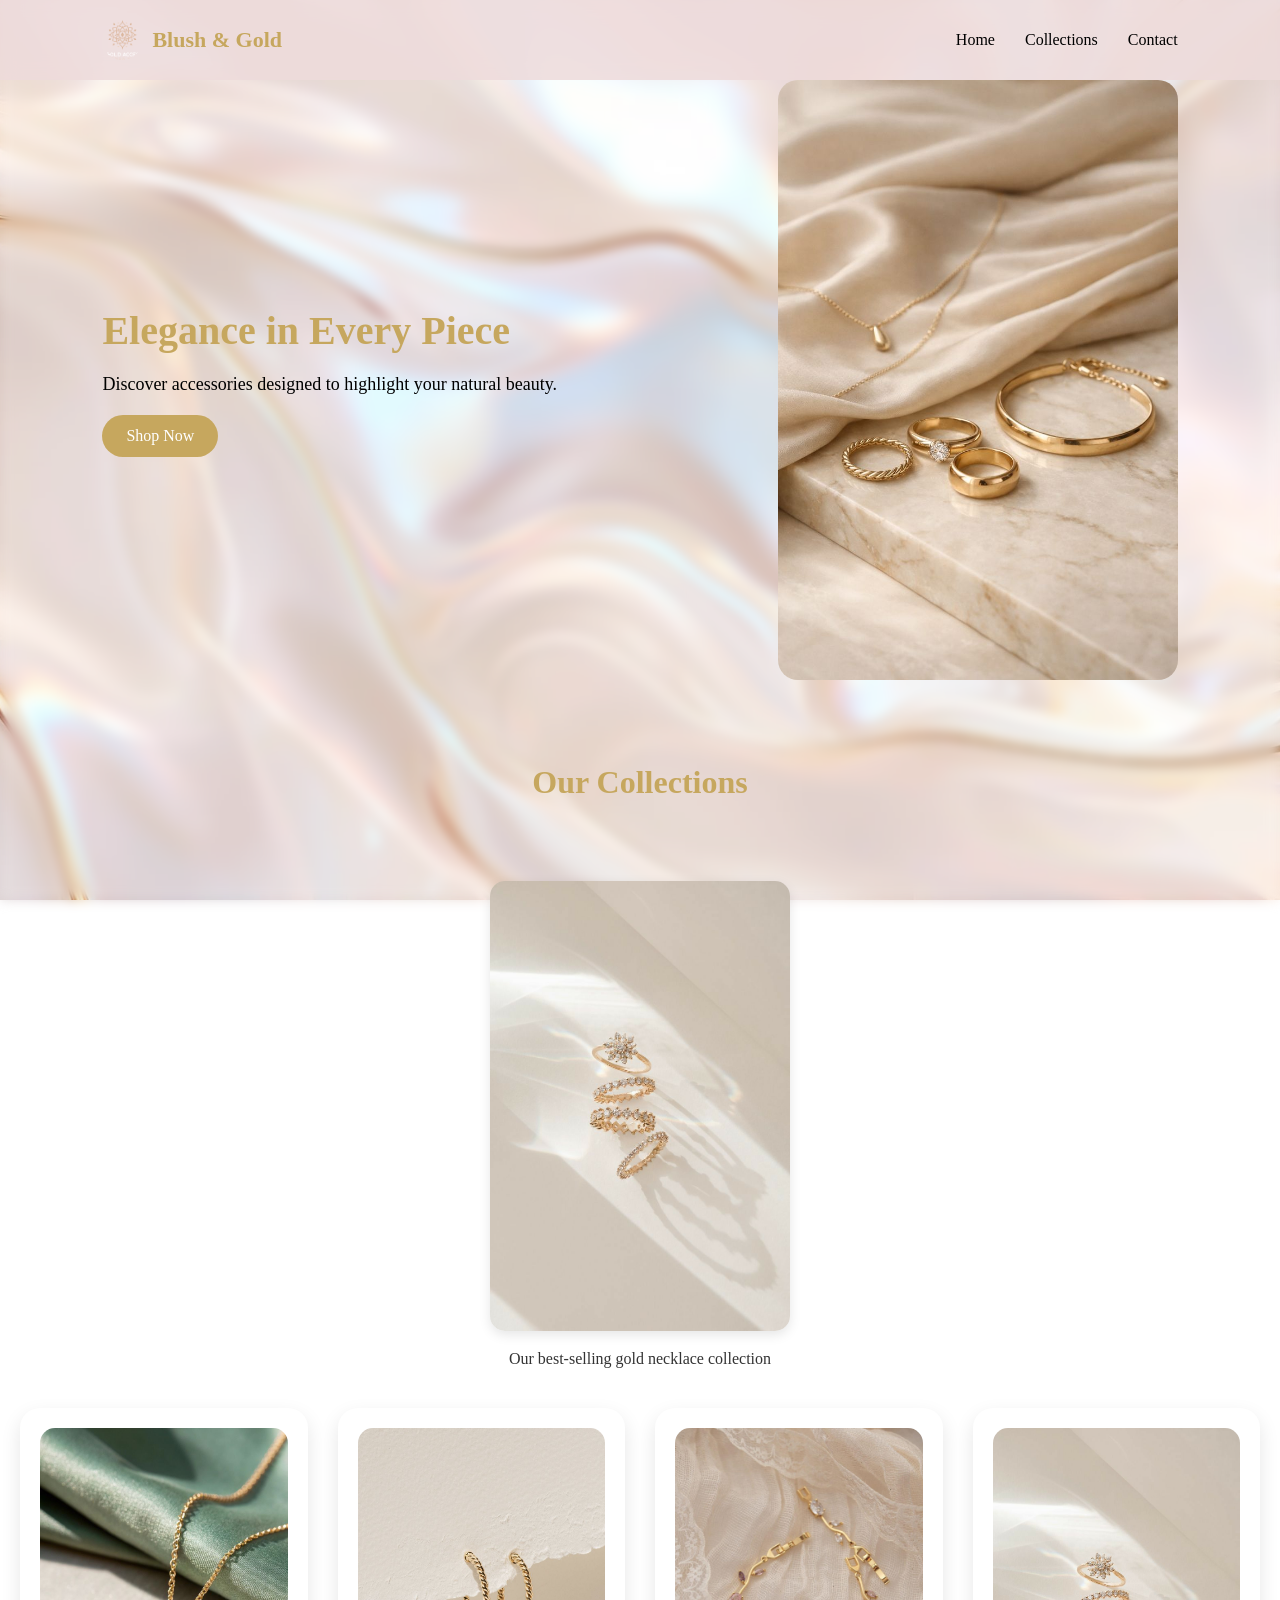
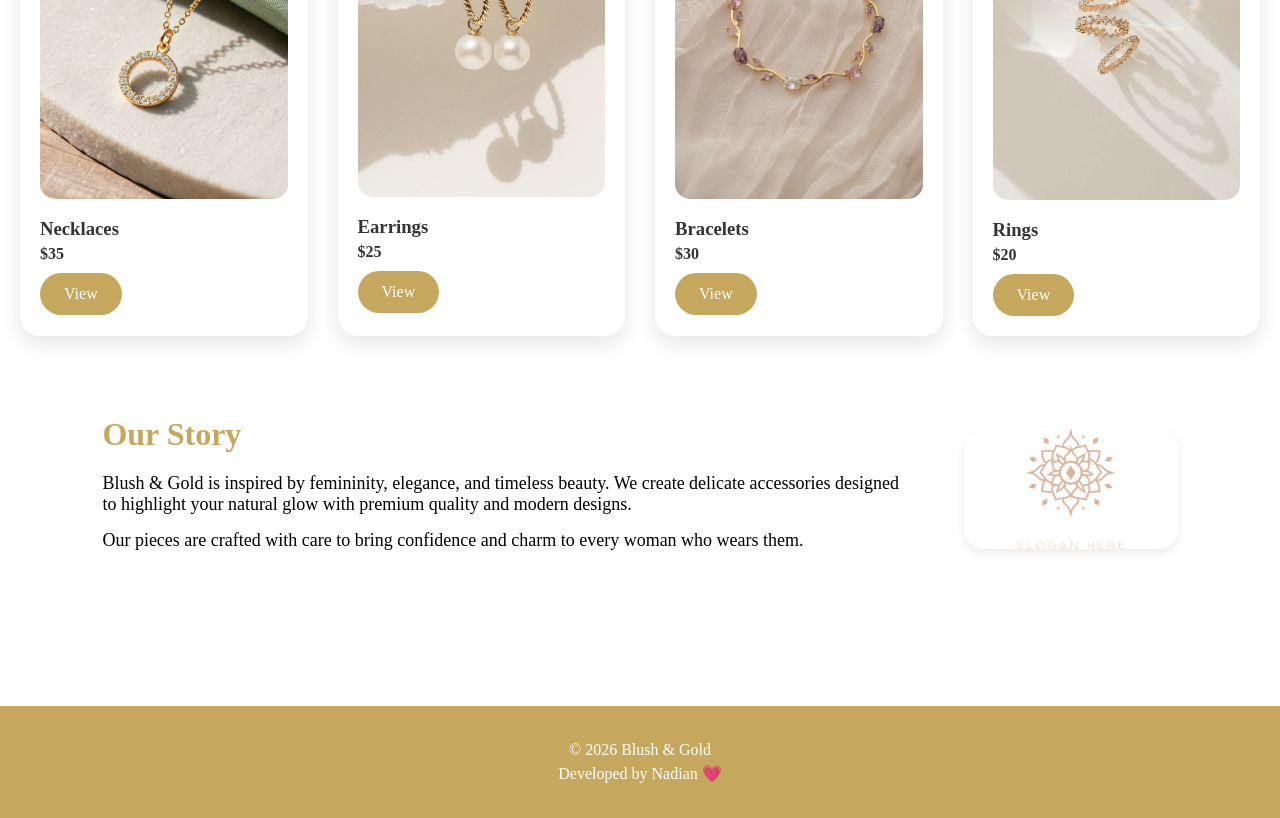
<file: index.html>
<!DOCTYPE html>
<html lang="en">

<head>
    <meta charset="UTF-8">
    <meta name="viewport" content="width=device-width, initial-scale=1.0">
    <meta name="description" content="Blush & Gold jewelry store offering elegant necklaces, earrings, bracelets and rings.">
    <title>Blush & Gold</title>

    <!-- Global CSS -->
    <link rel="stylesheet" href="css/global.css">

    <!-- Home CSS -->
    <link rel="stylesheet" href="css/home.css">
</head>

<body>
<div class="background-blur"></div>
    <!-- ===== Navbar ===== -->
    <header>
        <nav class="navbar">
            <div class="logo-container">
                <img src="images/logo.png" alt="Logo" class="logo-img">
                <h1 class="logo">Blush & Gold</h1>
            </div>
            <ul class="nav-links">
                <li><a href="index.html">Home</a></li>
                <li><a href="#">Collections</a></li>
                <li><a href="pages/contact.html">Contact</a></li>
            </ul>
        </nav>
    </header>

    <!-- ===== Hero Section ===== -->
    <section class="hero">
        <div class="hero-text">
            <h2>Elegance in Every Piece</h2>
            <p>Discover accessories designed to highlight your natural beauty.</p>
            <a href="#" class="btn">Shop Now</a>
        </div>

        <div class="hero-image">
            <img src="images/hero.jpg" alt="Accessories">
        </div>
    </section>

    <!-- ===== Collections Section ===== -->
    <section class="collections">
        <h2>Our Collections</h2>
<figure class="featured-product">
    <img src="images/ring.jpg" 
         alt="Gold necklace on display"
         class="featured-image">

    <figcaption class="featured-caption">
        Our best-selling gold necklace collection
    </figcaption>
</figure>
        <div class="collection-grid">

            <div class="card">
                <img src="images/necklace.jpg" alt="Gold necklace">
                <h3>Necklaces</h3>
                <p>$35</p>
                <a href="#" class="btn">View</a>
            </div>

            <div class="card">
                <img src="images/earrings.jpg" alt="Elegant earrings">
                <h3>Earrings</h3>
                <p>$25</p>
                <a href="#" class="btn">View</a>
            </div>

            <div class="card">
                <img src="images/bracelet.jpg" alt="Gold bracelet">
                <h3>Bracelets</h3>
                <p>$30</p>
                <a href="#" class="btn">View</a>
            </div>

            <div class="card">
                <img src="images/ring.jpg" alt="Minimal gold ring">
                <h3>Rings</h3>
                <p>$20</p>
                <a href="#" class="btn">View</a>
            </div>

        </div>
    </section>



    <!-- ===== ABOUT SECTION ===== -->
    <section class="about">
        <div class="about-text">
            <h2>Our Story</h2>
            <p>
                Blush & Gold is inspired by femininity, elegance, and timeless beauty.
                We create delicate accessories designed to highlight your natural glow
                with premium quality and modern designs.
            </p>
            <p>
                Our pieces are crafted with care to bring confidence and charm to
                every woman who wears them.
            </p>
        </div>

        <div class="about-image">
            <img src="images/logo.png" alt="About Image">
        </div>
    </section>

    <!-- ===== FOOTER ===== -->
    <footer class="footer">
        <p>© 2026 Blush & Gold</p>
        <p>Developed by Nadian 💗</p>
    </footer>
</body>

</html>
</file>
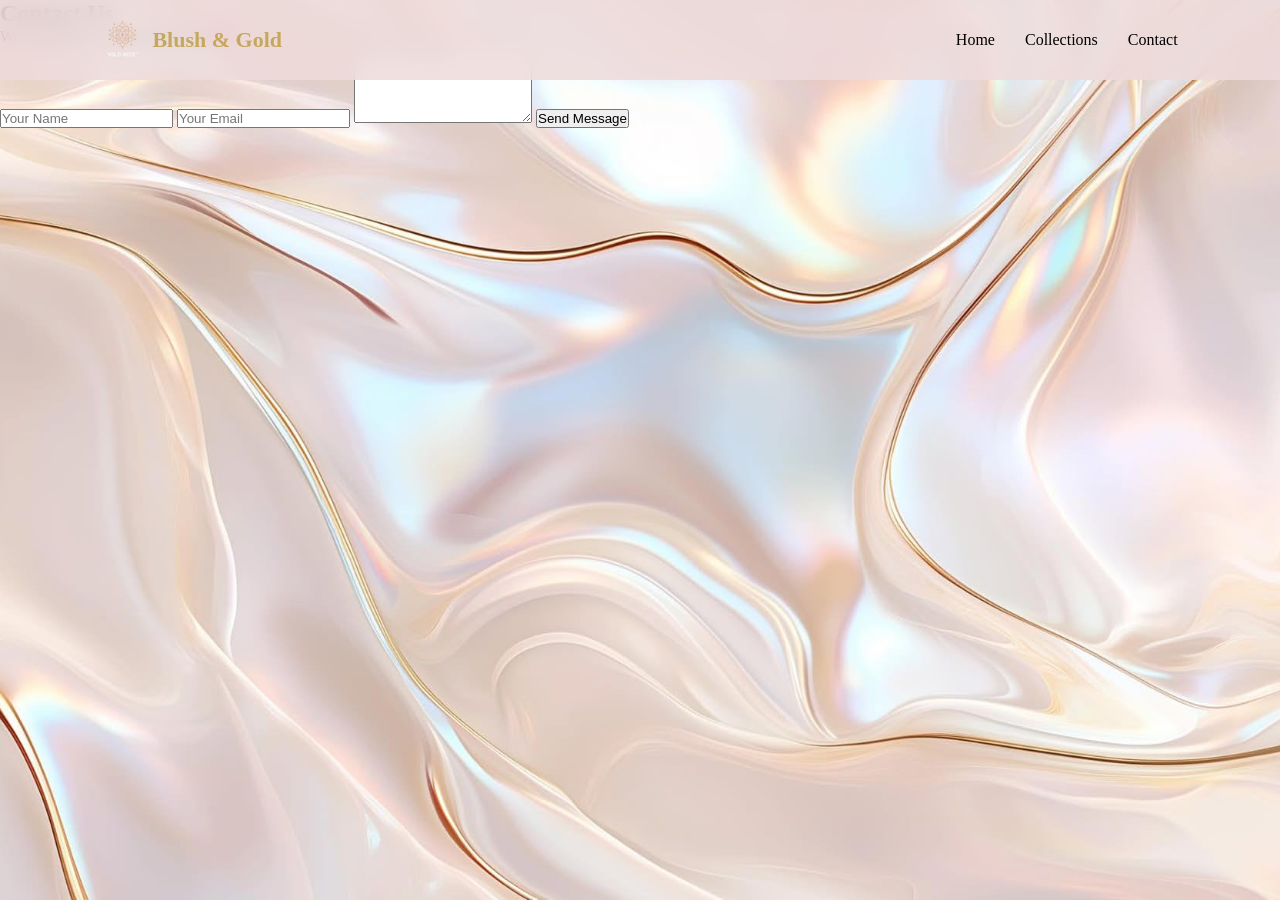
<file: contact/contact.html>
<!DOCTYPE html>
<html lang="en">
<head>
   
    <meta charset="UTF-8">
    <meta name="viewport" content="width=device-width, initial-scale=1.0">
    <title>Contact - Blush & Gold</title>

    <link rel="stylesheet" href="../css/global.css">
    <link rel="stylesheet" href="../css/home.css">
</head>
<body>

    <!-- ===== NAVBAR ===== -->
    <nav class="navbar">
        <div class="logo-container">
            <img src="../images/logo.png" alt="Logo" class="logo-img">
            <h1 class="logo">Blush & Gold</h1>
        </div>

        <ul class="nav-links">
            <li><a href="../index.html">Home</a></li>
            <li><a href="../index.html#collections">Collections</a></li>
            <li><a href="contact.html">Contact</a></li>
        </ul>
    </nav>

    <!-- ===== CONTACT SECTION ===== -->
    <section class="contact-section">
        <h2>Contact Us</h2>
        <p>We would love to hear from you 💗</p>

        <form class="contact-form">
            <input type="text" placeholder="Your Name" required>
            <input type="email" placeholder="Your Email" required>
            <textarea placeholder="Your Message" rows="5" required></textarea>
            <button type="submit">Send Message</button>
        </form>
    </section>

</body>
</html>
</file>
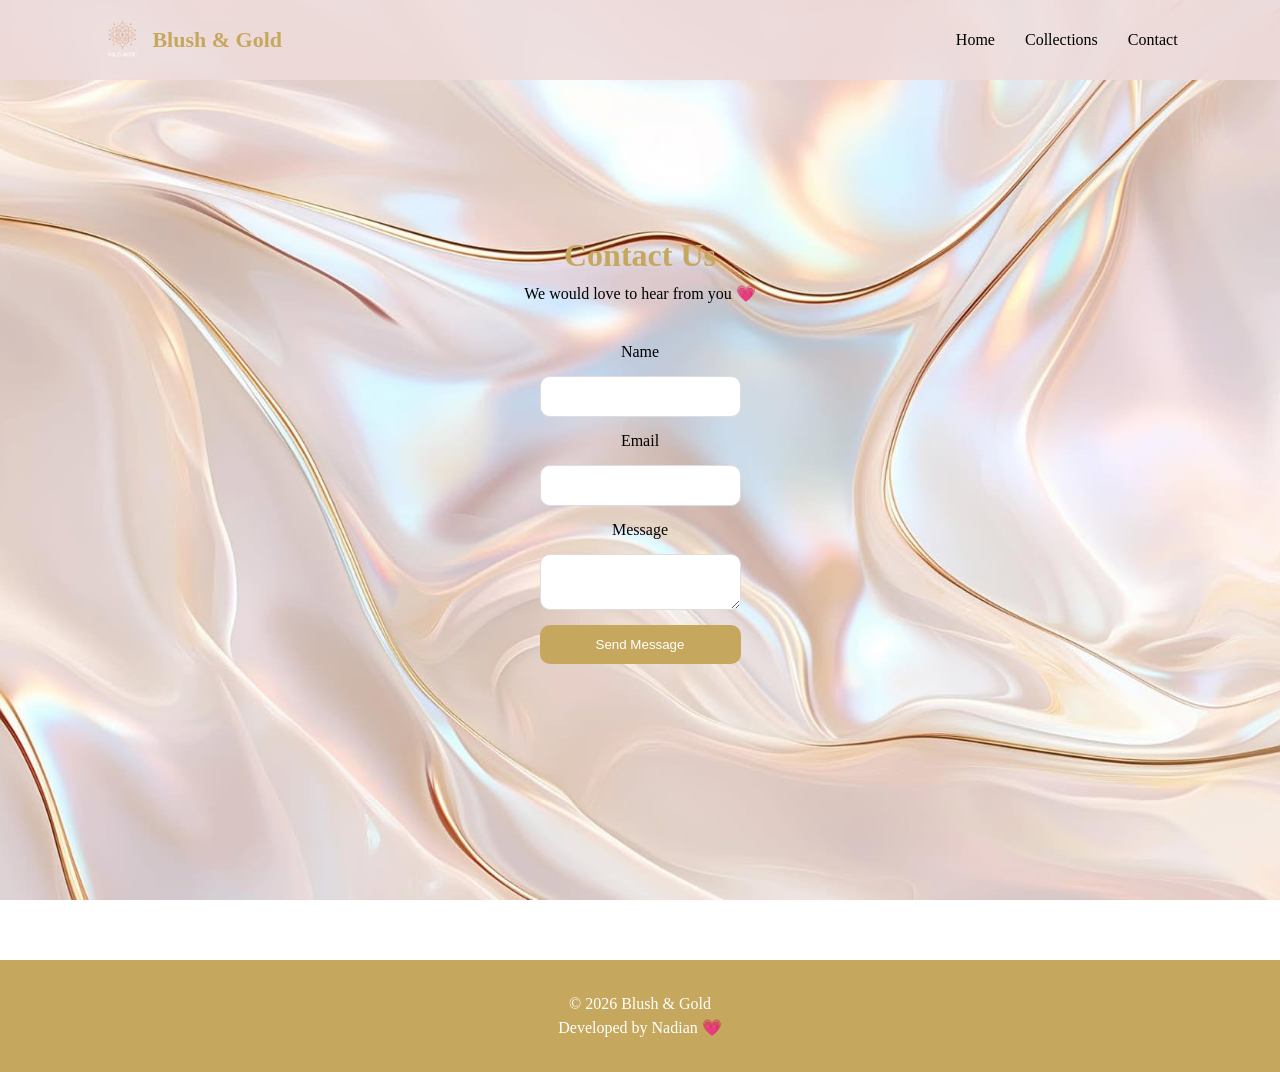
<file: pages/contact.html>
<!DOCTYPE html>
<html lang="en">
<head>
   
    <meta charset="UTF-8">
    <meta name="viewport" content="width=device-width, initial-scale=1.0">
     <meta name="description" content="Contact Blush & Gold for jewelry inquiries and custom orders.">
    <title>Contact - Blush & Gold</title>

     <link rel="stylesheet" href="../css/global.css">
     <link rel="stylesheet" href="../css/contact.css">
     <link rel="stylesheet" href="../css/home.css">

</head>
<body>

     <!-- ===== NAVBAR ===== -->
   
<header>
    <nav class="navbar">
        <div class="logo-container">
            <img src="../images/logo.png" alt="Logo" class="logo-img">
            <h1 class="logo">Blush & Gold</h1>
        </div>

        <ul class="nav-links">
            <li><a href="../index.html">Home</a></li>
            <li><a href="../index.html#collections">Collections</a></li>
            <li><a href="contact.html">Contact</a></li>
        </ul>
    </nav>
</header>


   
<!-- ===== CONTACT SECTION ===== -->
<section class="contact-section">
    <h2>Contact Us</h2>
    <p>We would love to hear from you 💗</p>

    <form class="contact-form">

        <label for="name">Name</label>
        <input id="name" type="text" required>

        <label for="email">Email</label>
        <input id="email" type="email" required>

        <label for="message">Message</label>
        <textarea id="message" required></textarea>

        <button type="submit" class="btn">Send Message</button>

    </form>
</section>
<footer class="footer">
    <p>© 2026 Blush & Gold</p>
    <p>Developed by Nadian 💗</p>
</footer>
</body>

</html>
</file>
<file: css/global.css>
/* ===== RESET ===== */

* {
    margin: 0;
    padding: 0;
    box-sizing: border-box;
}
body {
    min-height: 100vh;
    margin: 0;
    background: url("../images/background.jpg") center/cover no-repeat fixed;
    display: flex;
    flex-direction: column;
}

/* ===== LINKS ===== */
a {
    text-decoration: none;
    color: inherit;
}

/* ===== BUTTON STYLE ===== */
.btn {
    display: inline-block;
    padding: 12px 24px;
    background-color: #C6A75E; /* ذهبي */
    color: white;
    border-radius: 30px;
    transition: 0.3s ease;
}

.btn:hover {
    background-color: #a88745;
    transform: translateY(-3px);
}

.background-blur {
    position: fixed;
    inset: 0;
    background: url("../images/background.jpg") center/cover no-repeat;
    filter: blur(6px);
    z-index: -1;
}
.background-blur::after {
    content: "";
    position: absolute;
    inset: 0;
    background: rgba(255, 255, 255, 0.2);
}
</file>
<file: css/home.css>
/* ===== NAVBAR ===== */
.navbar {
    display: flex;
    justify-content: space-between;
    align-items: center;
    padding: 20px 8%;

    background-color: rgba(238, 219, 219, 0.85); 

    backdrop-filter: blur(10px); 
    /*  يعطي تأثير زجاجي  */

    position: fixed;
    width: 100%;
    top: 0;
    left: 0;

    z-index: 1000;
}

/* ===== LOGO STYLE ===== */
.logo-container {
    display: flex;
    align-items: center;
    gap: 10px;
}

.logo-img {
    width: 40px;
    height: 40px;
    border-radius: 50%; 
    object-fit: cover;
}
.logo {
    font-size: 22px;
    font-weight: bold;
    color: #C6A75E;
}

.hero-logo {
    width: 200px;
    background-color: #FFD700;
    padding: 20px;
    border-radius: 15px;
}

.nav-links {
    list-style: none;
    display: flex;
    gap: 30px;
}

.nav-links li a {
    font-weight: 500;
    transition: 0.3s;
}

.nav-links li a:hover {
    color: #C6A75E;
}
/* ===== HERO SECTION ===== */
.hero {
    display: flex;
    align-items: center;
    justify-content: space-between;
    padding: 80px 8%;
background-size: cover;
background-position: center;
background-repeat: no-repeat;
position: relative;
    gap: 40px;
}

.hero-text h2 {
    font-size: 40px;
    color: #C6A75E;
}

.hero-text p {
    margin: 20px 0;
    font-size: 18px;
}

.hero-image img {
    width: 400px;
    max-width: 100%;
    border-radius: 20px;
}
/* ===== COLLECTIONS SECTION ===== */
.collections {
    min-height: 100vh;   /* يخلي القسم ياخد شاشة كاملة */
    display: flex;
    flex-direction: column;
    justify-content: center;
    align-items: center;
    
    background-size: cover;      /* الصورة تغطي الشاشة */
    background-position: center;  /* تتركز بالنص */
    background-repeat: no-repeat; /*  يمنع التكرار */
    
    position: relative;
    color: white;
}

.collections h2 {
    font-size: 32px;
    margin-bottom: 40px;
    color: #C6A75E;
}

.collection-grid {
    display: grid;
    grid-template-columns: repeat(auto-fit, minmax(220px, 1fr));
    gap: 30px;
}

/* ===== CARD DESIGN ===== */
.card {
    background-color: white;   /*  يخلي الكرت واضح */
    color: #333;               /*  يخلي النص غامق وواضح */
    padding: 20px;
    border-radius: 20px;
    box-shadow: 0 8px 20px rgba(0,0,0,0.1);
    position: relative;
    z-index: 2;                /*  يخليه فوق الخلفية */
}

.card:hover {
    transform: translateY(-8px);
}

.card img {
    width: 100%;
    border-radius: 15px;
}

.card h3 {
    margin: 15px 0 5px;
}

.card p {
    margin-bottom: 10px;
    font-weight: bold;
}

/* ===== FOOTER ===== */
.footer {
    background-color: #C6A75E;
    color: white;
    text-align: center;
    padding: 30px 8%;
    margin-top: 60px;
}

.footer p {
    margin: 5px 0;
}

/* ===== ABOUT SECTION ===== */
.about {
    display: flex;
    align-items: center;
    justify-content: space-between;
    padding: 80px 8%;
    gap: 50px;
    background-size: cover;
    background-position: center;
    background-repeat: no-repeat;
    position: relative;
}

.about-text h2 {
    font-size: 32px;
    color: #C6A75E;
    margin-bottom: 20px;
}

.about-text p {
    margin-bottom: 15px;
    font-size: 18px;
}

.about-image img {
    width: 350px;
    max-width: 100%;
    border-radius: 20px;
    box-shadow: 0 4px 10px rgba(0,0,0,0.08);
}

@media (max-width: 768px) {

    .hero {
        flex-direction: column;
        text-align: center;
    }

    .collection-grid {
        grid-template-columns: 1fr;
    }

    .about {
        flex-direction: column;
        text-align: center;
    }

}

.featured-product {
    text-align: center;
    margin: 40px 0;
}

.featured-image {
    width: 300px;
    max-width: 100%;
    border-radius: 15px;
    box-shadow: 0 4px 12px rgba(0,0,0,0.1);
}

.featured-caption {
    margin-top: 15px;
    font-size: 16px;
    color: #333;
    font-weight: 500;
}
</file>
<file: css/contact.css>
/* ===== CONTACT PAGE ===== */

.contact-section {
    min-height: 100vh;
    padding: 120px 8% 80px;
    display: flex;
    flex-direction: column;
    justify-content: center;
    align-items: center;
    text-align: center;
}

.contact-section h2 {
    font-size: 32px;
    margin-bottom: 10px;
    color: #C6A75E;
}

.contact-form {
    max-width: 500px;
    margin: 40px auto;
    display: flex;
    flex-direction: column;
    gap: 15px;
}

.contact-form input,
.contact-form textarea {
    padding: 12px;
    border-radius: 10px;
    border: 1px solid #ddd;
}

.contact-form button {
    padding: 12px;
    border: none;
    background-color: #C6A75E;
    color: white;
    border-radius: 10px;
    cursor: pointer;
    transition: 0.3s;
}

.contact-form button:hover {
    background-color: #a88745;
}
</file>
